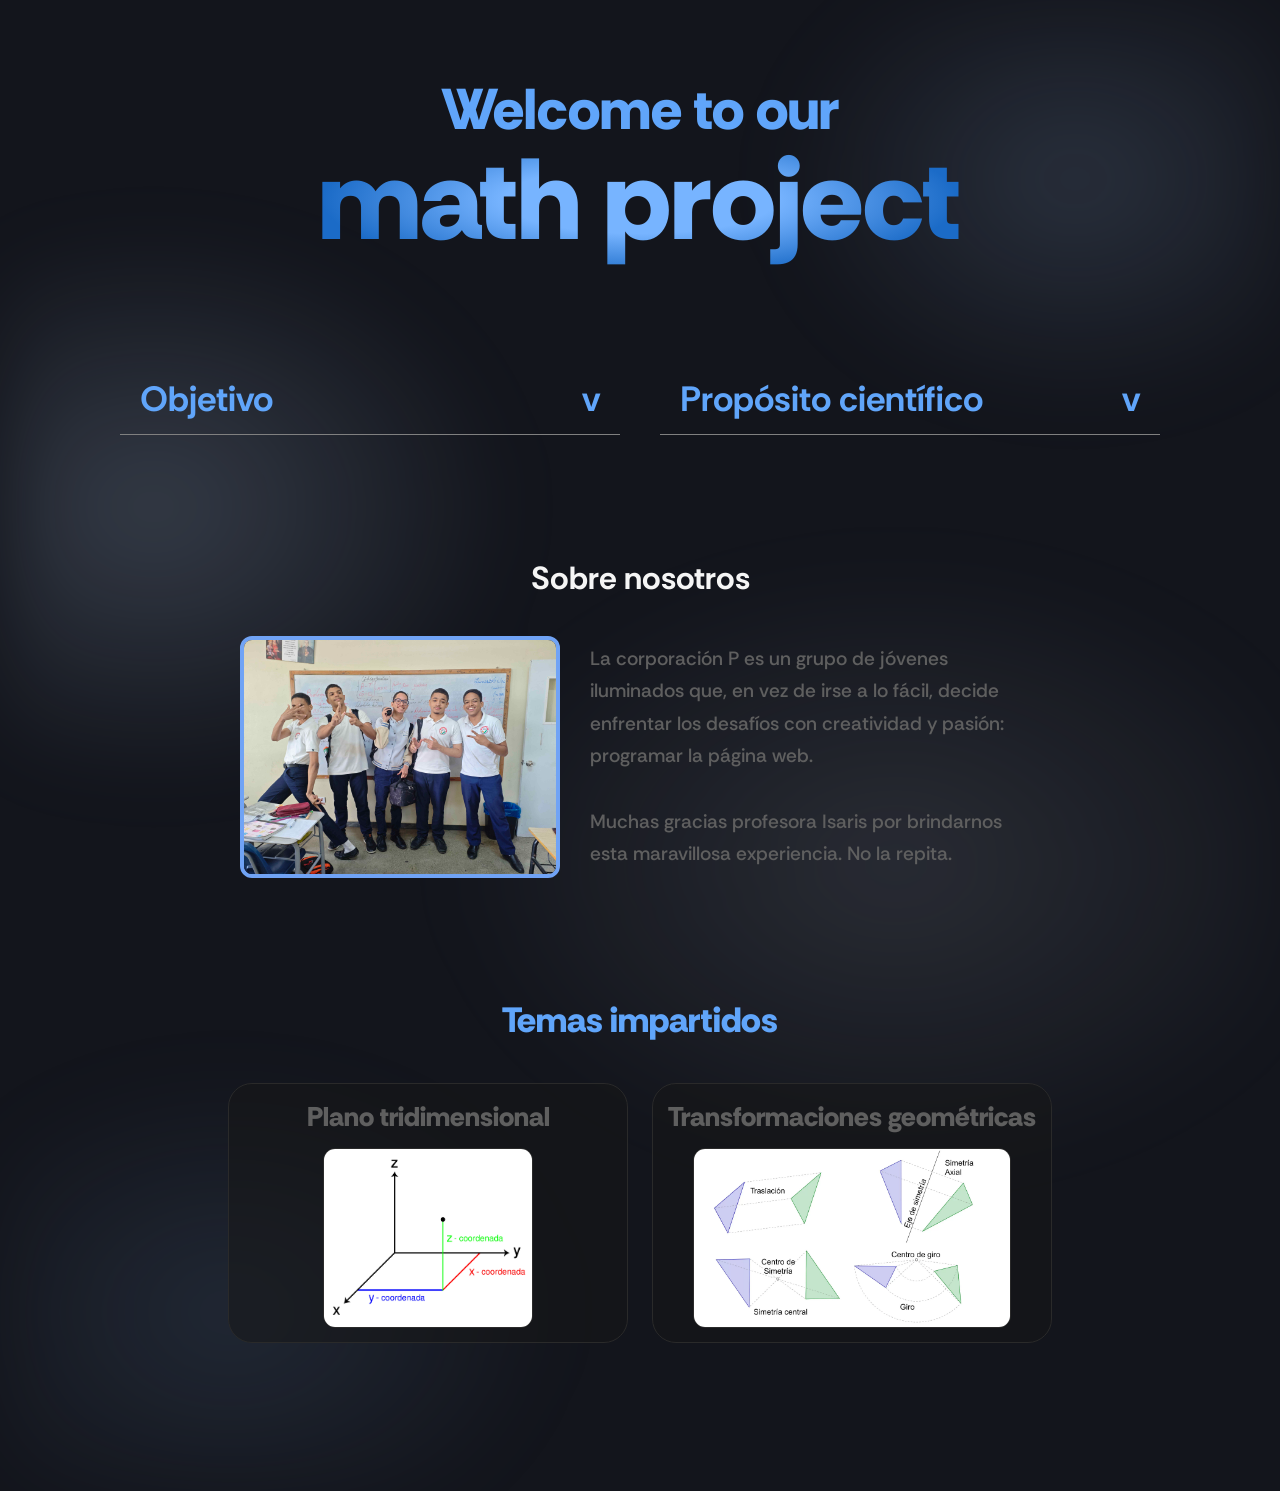
<file: index.html>
<!DOCTYPE html>
<html>

<head>
    <link rel="stylesheet" href="super2.css">
    <link rel="stylesheet" href="super1.css">
    <meta charset="utf-8">
    <title>Inicio</title>
</head>

<body style="font-size: 120%;">
    <div class="hovering-bar">

        <a class="bar-logo" href="index.html" style="font-size: 115%">CP</a>

        <ul class="linkbar">
            <li><a href="Planos.html" style="font-size: 120%">Planos</a></li>
            <li><a href="Transformaciones.html" style="font-size: 120%">Transformaciones</a></li>
        </ul>

        <article class="linkbar-right">
            <a href="suscripcion.html" style="font-size: 80%">Doname porfa</a>
        </article>
    </div>

<section>
    <h1 class="haches fade-up" style="font-size: 300%">Welcome to our<br><span class="half-title" style="font-size: 200%">math project</span></h1>
    
    <div class="dropdown-markup">
        <div class="dropdown-box fade-up">
            <article class="dropdown-heading">
                <h3 class="haches" style="margin: 0;">Objetivo<span>v</span></h3>
            </article>
            <article class="dropdown-text">
                <p class="texto" style="text-align: justify !important;">El objetivo de esta página web es desglosar qué son los elementos matemáticos, tales como el plano tridimensional y las transformaciones geométricas, así como su importancia y el uso de cada uno en el día a día.</p>
            </article>
        </div>
        <div class="dropdown-box fade-up">
            <article class="dropdown-heading">
                <h3 class="haches" style="margin: 0;">Propósito científico<span>v</span></h3>
            </article>
            <article class="dropdown-text">
                <p class="texto" style="text-align: justify !important;">Comprender de manera clara y estructurada los conceptos fundamentales de los elementos geométricos en el plano y en el espacio tridimensional, al igual que las transformaciones geométricas, y analizar su relevancia práctica y sus aplicaciones en la vida cotidiana, a fin de fomentar una comprensión matemática significativa y funcional.</p>
            </article>
        </div>
    </div>

    <div class="about-us fade-up">
        <h2>Sobre nosotros</h2>
        <a href="imagenes/IMG_20260525_134400.jpg" target="_blank">
            <img src="imagenes/IMG_20260525_134400.jpg" class="about-us">
        </a>
        <p class="about-us-text fade-up">La corporación P es un grupo de jóvenes iluminados que, en vez de irse a lo fácil, decide enfrentar los desafíos con creatividad y pasión: programar la página web.<br><br>Muchas gracias profesora Isaris por brindarnos esta maravillosa experiencia. No la repita.</p>
    </div>
</section>

<section>
    <h1 class="haches fade-up">Temas impartidos</h1>
    <div class="topics-grid fade-up" style="margin-bottom: 80px;">
        <article class="topics-card">
            <a href="Planos.html" class="clickable-region"></a>
            <h3>Plano tridimensional</h3>
            <img src="imagenes/Coord_planes_color_es.jpg" class="topics-card"></img>
        </article>
        <article class="topics-card">
            <a href="Transformaciones.html" class="clickable-region"></a>
            <h3>Transformaciones geométricas</h3>
            <img src="imagenes/transformaciones-isomericas.webp" class="topics-card"></img>
        </article>
    </div>
</section>

<div id="anuncio-1">
    <div class="contenedor">
        <img id="miImagen" src="imagenes/imagen20.jpg" alt="propaganda" />
        <button id="equis">&#x2715;</button>
    </div>
</div>

<script src="scrips.js"></script>
</body>

</html>
</file>
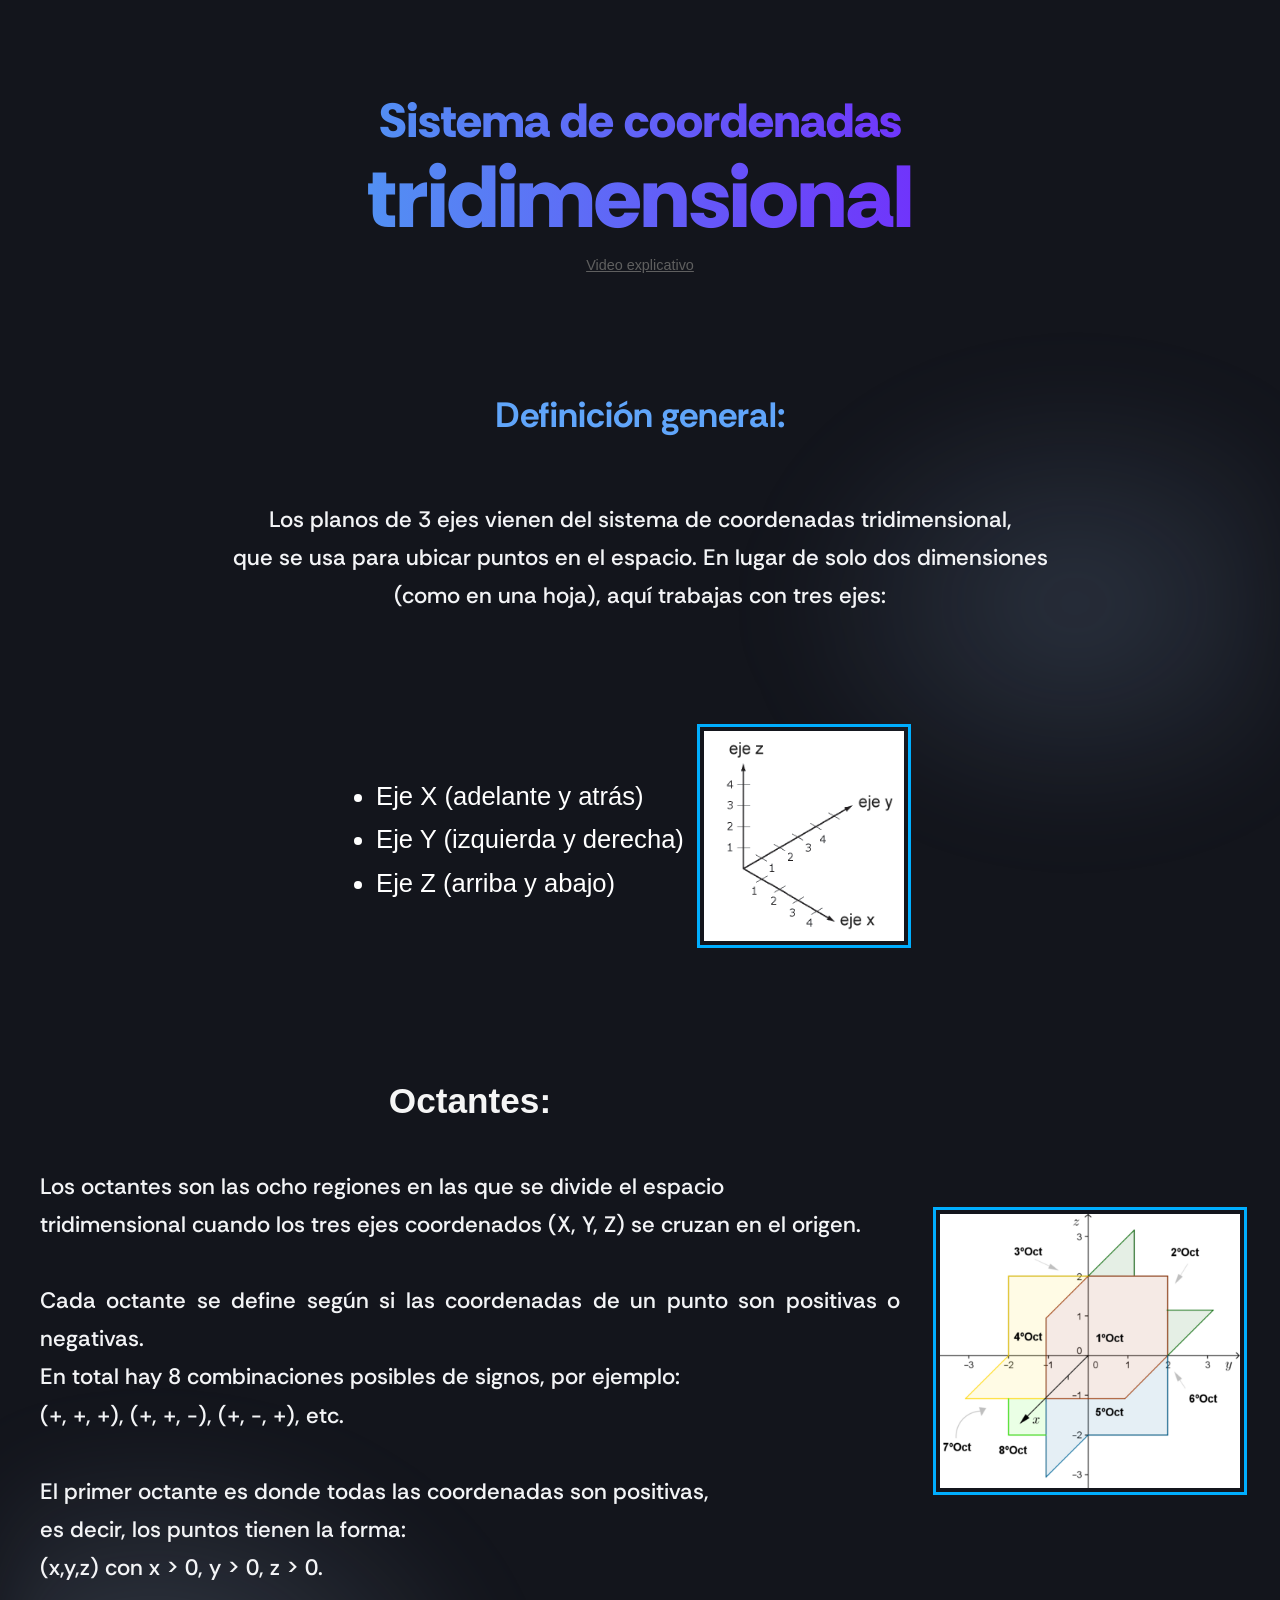
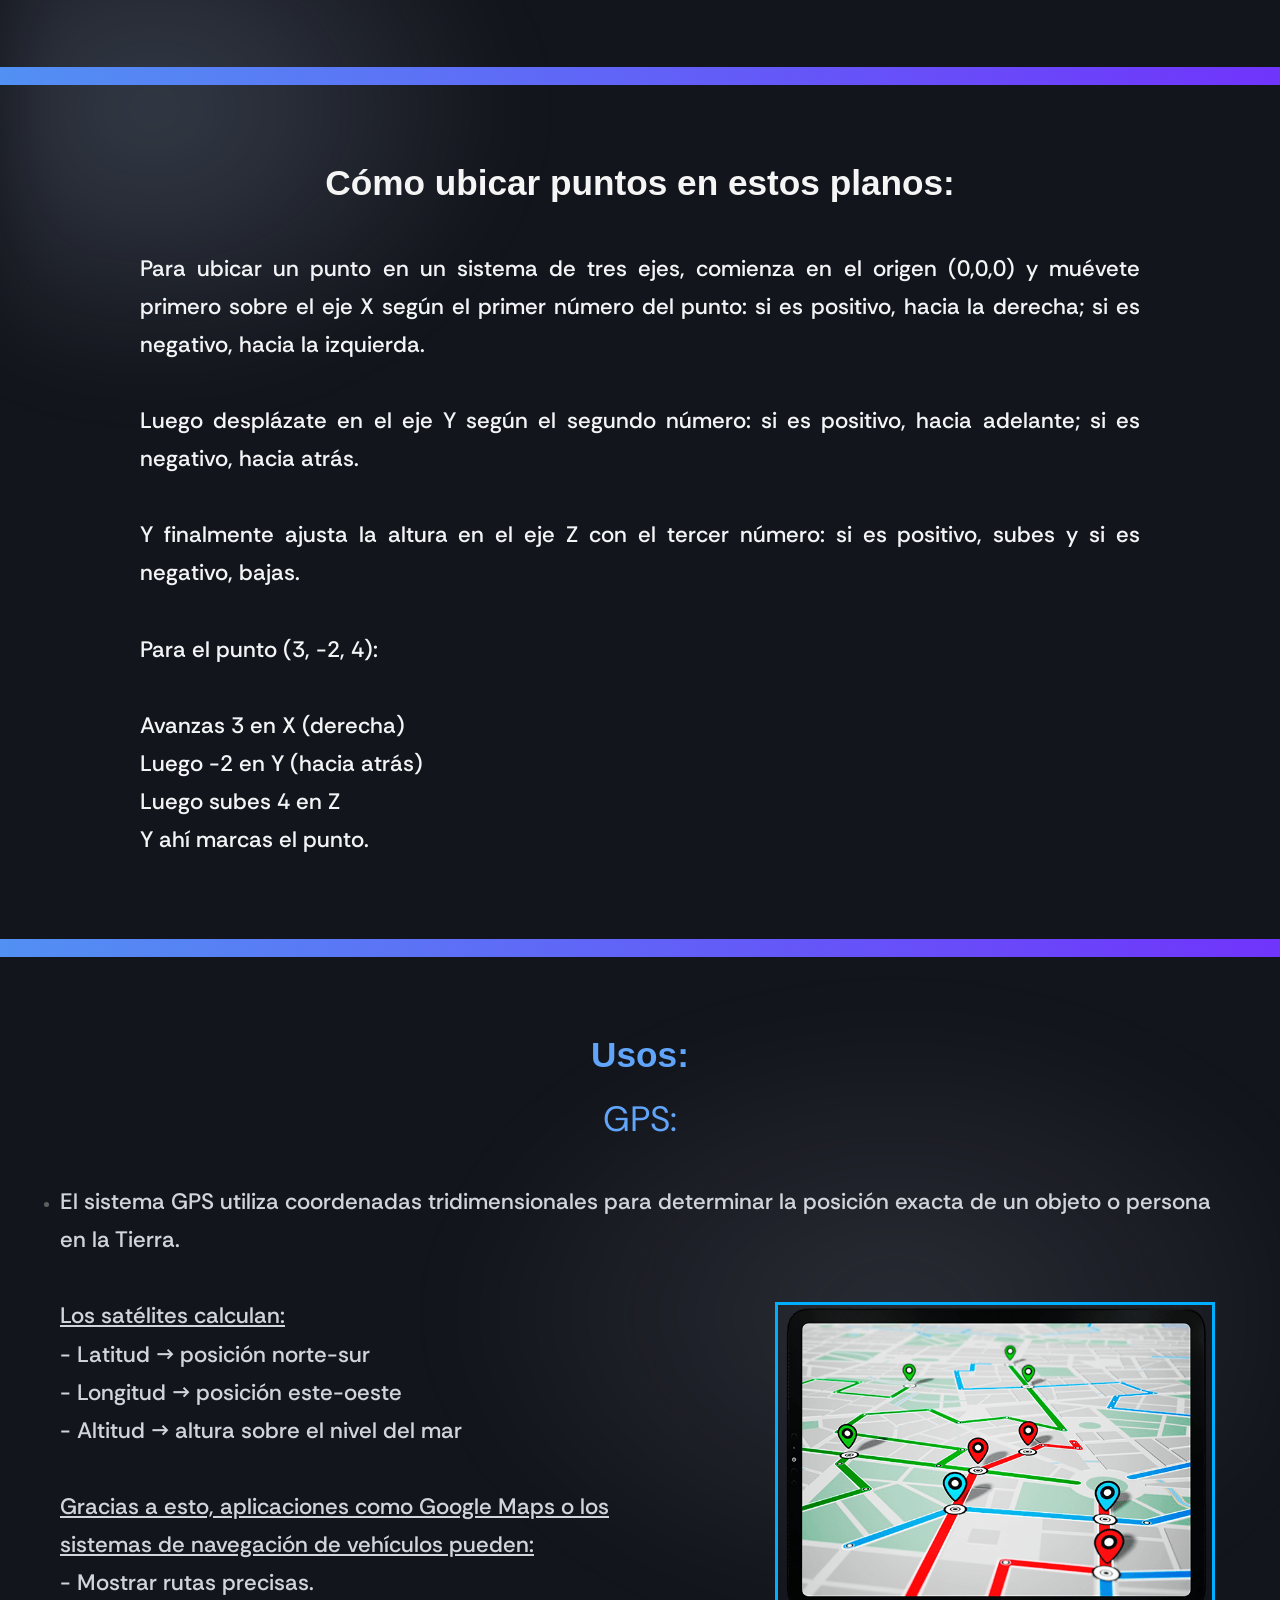
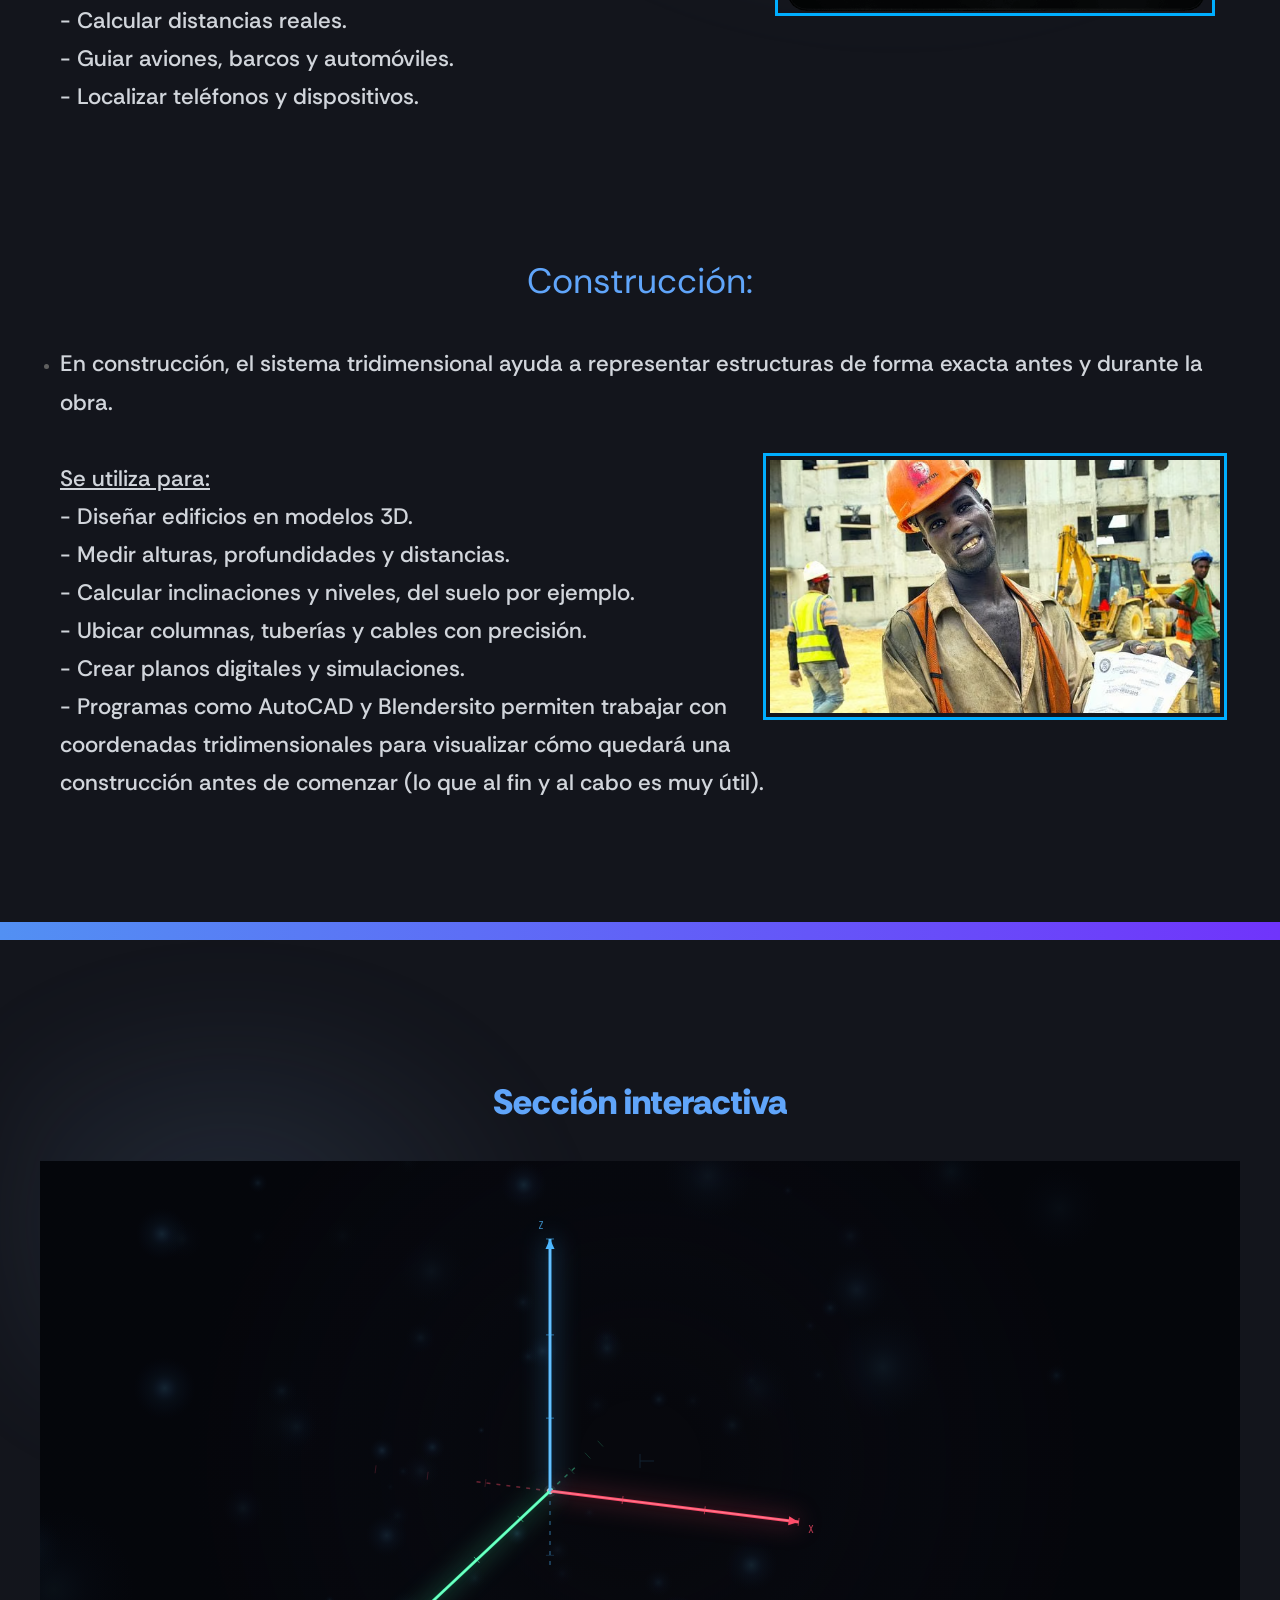
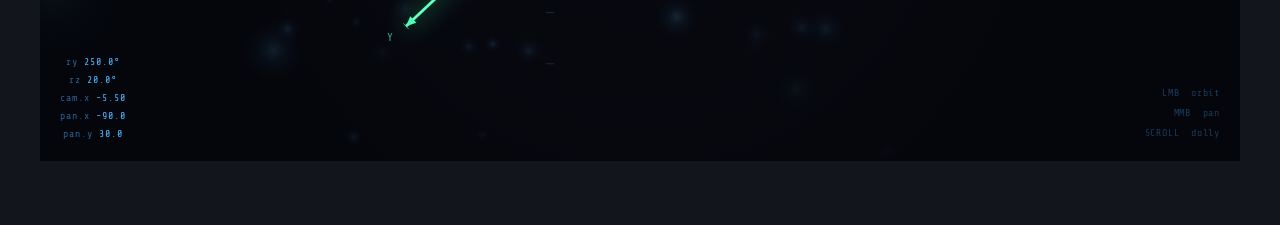
<file: Planos.html>
<!DOCTYPE html>
<html>

<head>
    <link rel="stylesheet" href="super2.css">
    <link rel="stylesheet" href="super1.css">
    <meta charset="utf-8">
    <title>Plano tridimensional</title>
</head>

<body>
    <div class="hovering-bar">

        <a class="bar-logo" href="index.html">CP</a>

        <ul class="linkbar">
            <li><a href="Planos.html">Planos</a></li>
            <li><a href="Transformaciones.html">Transformaciones</a></li>
        </ul>

        <article class="linkbar-right">
            <a href="suscripcion.html">Doname porfa</a>
        </article>
    </div>

    <section>
    <div class="hero">
        <h2 class="degradado-1-T fade-up">Sistema de coordenadas<br><span style="line-height: 0.8; font-size: 5.5rem; padding-bottom: 12px;">tridimensional</span></h2><span><a href="#video-plano" class="fade-up" style="font-size: 0.9rem; color: #5f5f5f;">Video explicativo</a></span>
    </div><br><br>

    <h3 class="haches fade-up">Definición general:</h3> <br>
    <p class="texto fade-up">Los planos de 3 ejes vienen del sistema de coordenadas tridimensional,<br>que se usa para ubicar
        puntos en el espacio.
        En lugar de solo dos dimensiones<br>(como en una hoja), aquí trabajas con tres ejes:<br><br><br>

    <div class="fade-up" style="display: flex; align-items: center; gap: 20px;">
        <ul class="lista">
            <li>Eje X (adelante y atrás)</li>
            <li>Eje Y (izquierda y derecha)</li>
            <li>Eje Z (arriba y abajo)</li>
        </ul>
        <a href="imagenes/imagen8.png" target="_blank">
            <img src="imagenes/imagen8.png" alt="Ejes 3D" class="imagen-boton" style="width: 200px;">
        </a>
    </div>
    </p> <br>

    <br>
    <div class="octantes-row">
        <div class="octantes-text fade-up">
            <h5 class="haches not-index">Octantes:</h5>
            <p class="texto">
                Los octantes son las ocho regiones en las que se divide el espacio<br>
                tridimensional cuando los tres ejes coordenados (X, Y, Z) se cruzan en el origen.<br><br>

                Cada octante se define según si las coordenadas de un punto son positivas o negativas.<br>
                En total hay 8 combinaciones posibles de signos, por ejemplo:<br>
                (+, +, +), (+, +, -), (+, -, +), etc.<br><br>

                El primer octante es donde todas las coordenadas son positivas,<br>
                es decir, los puntos tienen la forma:<br>
                (x,y,z) con x > 0, y > 0, z > 0.
                <br>
            </p>
        </div>
        <a href="imagenes/imagen9.png" class="fade-up" target="_blank">
            <img src="imagenes/imagen9.png" alt="octantes" class="imagen-boton" style="width: 300px;">
        </a>
    </div>

    <hr class="degradado-1">

    <div class="lospuntosenelplano fade-up">
        <h4 class="haches">Cómo ubicar puntos en estos planos:</h4>
        <p class="texto">Para ubicar un punto en un sistema de tres ejes, comienza en el origen (0,0,0) y muévete primero
            sobre el eje X según el primer número del punto: si es positivo, hacia la derecha; si es negativo, hacia la izquierda.<br><br>

            Luego desplázate en el eje Y según el segundo número: si es positivo, hacia adelante; si es negativo, hacia atrás.<br><br>


            Y finalmente ajusta la altura en el eje Z con el tercer número: si es positivo, subes y si es negativo, bajas.<br><br>

            Para el punto (3, -2, 4):<br><br>

            Avanzas 3 en X (derecha)<br>
            Luego -2 en Y (hacia atrás)<br>
            Luego subes 4 en Z<br>
            Y ahí marcas el punto.
        </p>
    </div>

    <hr class="degradado-1">

    <h6 class="haches fade-up">Usos:</h6> <br>
    <p class="haches fade-up" style="font-weight: 400;">GPS:</p>
    <ul class="trans fade-up">
        <li>
            <p class="texto">
                El sistema GPS utiliza coordenadas tridimensionales para determinar la posición exacta de un objeto o
                persona en la Tierra.<br><br>
                <a href="imagenes/imagen18.png" target="_blank">
                    <img src="imagenes/imagen18.png" alt="GPS" class="trans-img trans-item img" style="float: right; width: 450px;">
                </a>
                <span style="text-decoration: underline;">Los satélites calculan:</span><br>
                - Latitud → posición norte-sur<br>
                - Longitud → posición este-oeste<br> 
                - Altitud → altura sobre el nivel del mar<br><br>

                <span style="text-decoration: underline;">Gracias a esto, aplicaciones como Google Maps o los<br>sistemas de navegación de vehículos pueden:</span><br>
                - Mostrar rutas precisas.<br>
                - Calcular distancias reales.<br>
                - Guiar aviones, barcos y automóviles.<br>
                - Localizar teléfonos y dispositivos.<br>
            </p>
        </li>
    </ul> <br>

    <p class="haches fade-up" style="font-weight: 400;">Construcción:</p>
    <ul class="trans fade-up">
        <li>
            <p class="texto">
                En construcción, el sistema tridimensional ayuda a representar estructuras de forma exacta antes y
                durante la obra.<br><br>

                <a href="imagenes/imagen19.png" target="_blank">
                    <img src="imagenes/imagen19.png" alt="construcción" class="trans-img trans-item img" style="float: right; width: 450px; outline-offset: 4px;">
                </a>
                <span style="text-decoration: underline;">Se utiliza para:</span><br>
                - Diseñar edificios en modelos 3D.<br>
                - Medir alturas, profundidades y distancias.<br>
                - Calcular inclinaciones y niveles, del suelo por ejemplo.<br>
                - Ubicar columnas, tuberías y cables con precisión.<br>
                - Crear planos digitales y simulaciones.<br>
                - Programas como AutoCAD y Blendersito permiten trabajar con coordenadas tridimensionales para visualizar cómo quedará una<br>
                construcción antes de comenzar (lo que al fin y al cabo es muy útil).
            </p>
        </li>
    </ul>

    <div id="video-overlay"></div>
    <div id="backdrop-overlay"></div>

    <div id="video-plano">
        <iframe src="https://www.youtube.com/embed/2VAxt3BI7U4" title="YouTube video player" frameborder="0" allow="accelerometer; autoplay; clipboard-write; encrypted-media; gyroscope; picture-in-picture; web-share" referrerpolicy="strict-origin-when-cross-origin" allowfullscreen></iframe>
    </div>

<hr class="degradado-1">
</section>

<section>
    <div><h2 class="haches fade-up">Sección interactiva</h2></div>
    <div class="fade-up" id="3dspace-mount" style="width: 100%; height: 600px;"></div>
    <script src="3dspace.js"></script>
</section>

<div id="anuncio-1">
    <div class="contenedor">
        <img id="miImagen" src="imagenes/imagen20.jpg" alt="propaganda" />
        <button id="equis">&#x2715;</button>
    </div>
</div>

<script src="scrips.js"></script>
</body>

</html>
</file>
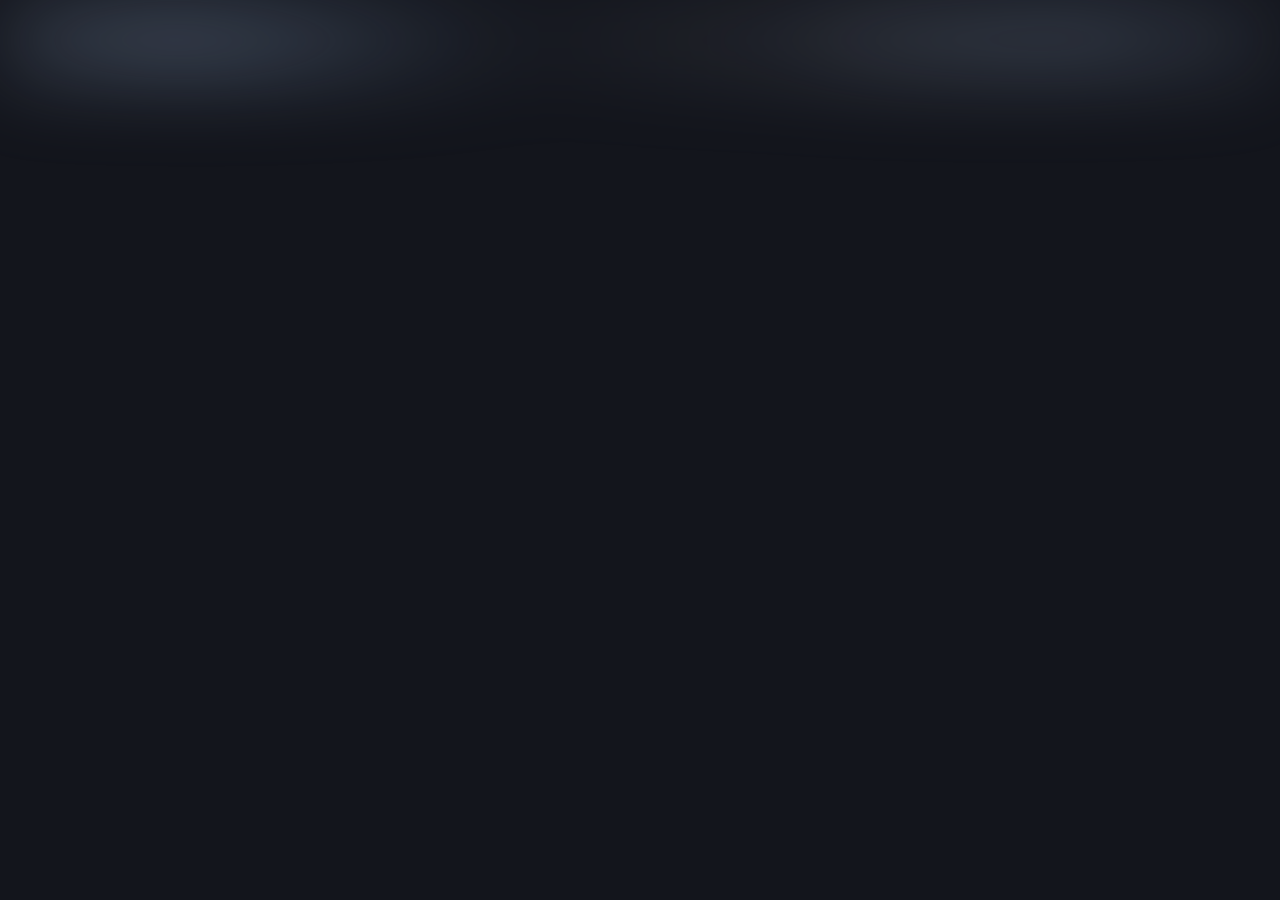
<file: suscripcion.html>
<!DOCTYPE html>
<html>

<head>
    <link rel="stylesheet" href="super2.css">
    <link rel="stylesheet" href="super1.css">
    <title>Tengo hambre</title>
    <meta charset="utf-8" />
</head>

<body>
    <div class="hovering-bar">

        <a class="bar-logo" href="index.html">CP</a>

        <ul class="linkbar">
            <li><a href="Planos.html">Planos</a></li>
            <li><a href="Transformaciones.html">Transformaciones</a></li>
        </ul>

        <article class="linkbar-right">
            <a href="suscripcion.html">Doname porfa</a>
        </article>
    </div>

    <div id="anuncio-1">
        <div class="contenedor">
            <img id="miImagen" src="imagenes/imagen20.jpg" alt="propaganda" />
            <button id="equis">&#x2715;</button>
        </div>
    </div>

    <script src="scrips.js"></script>
</body>

</html>
</file>
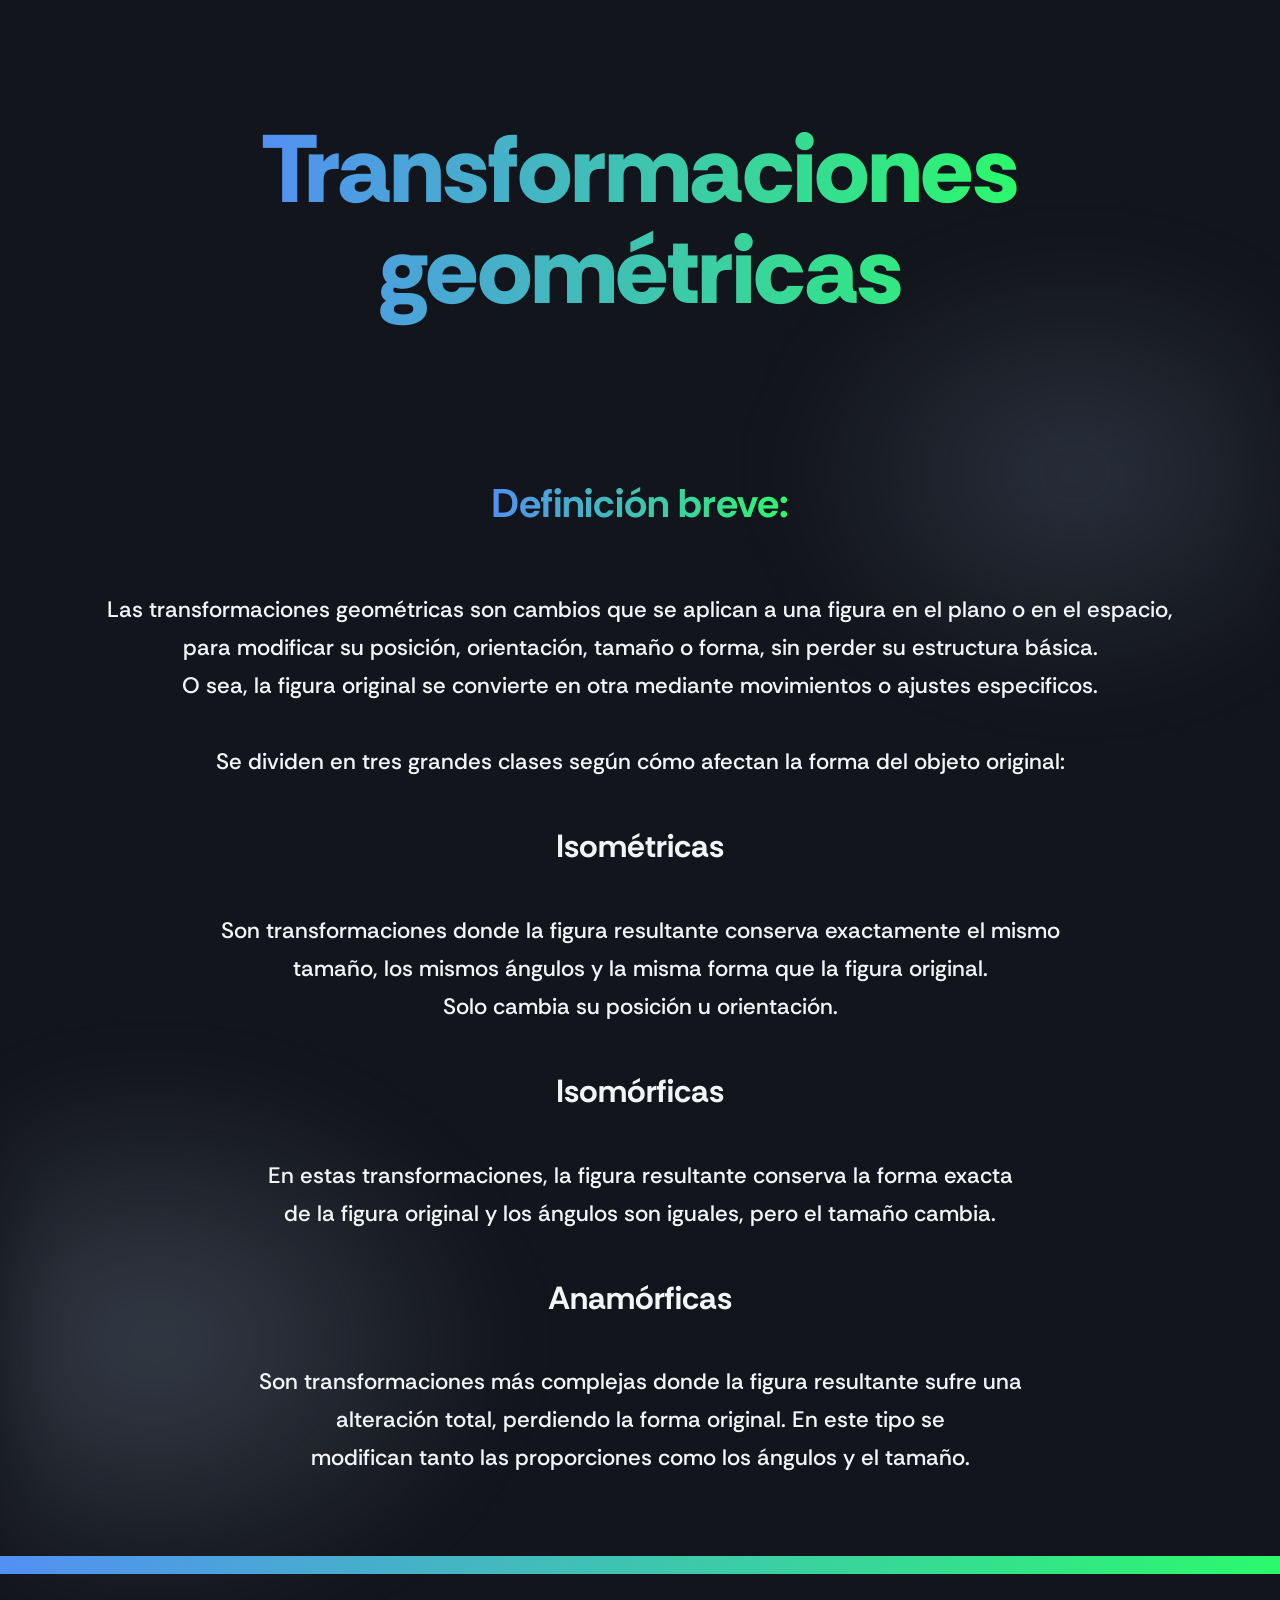
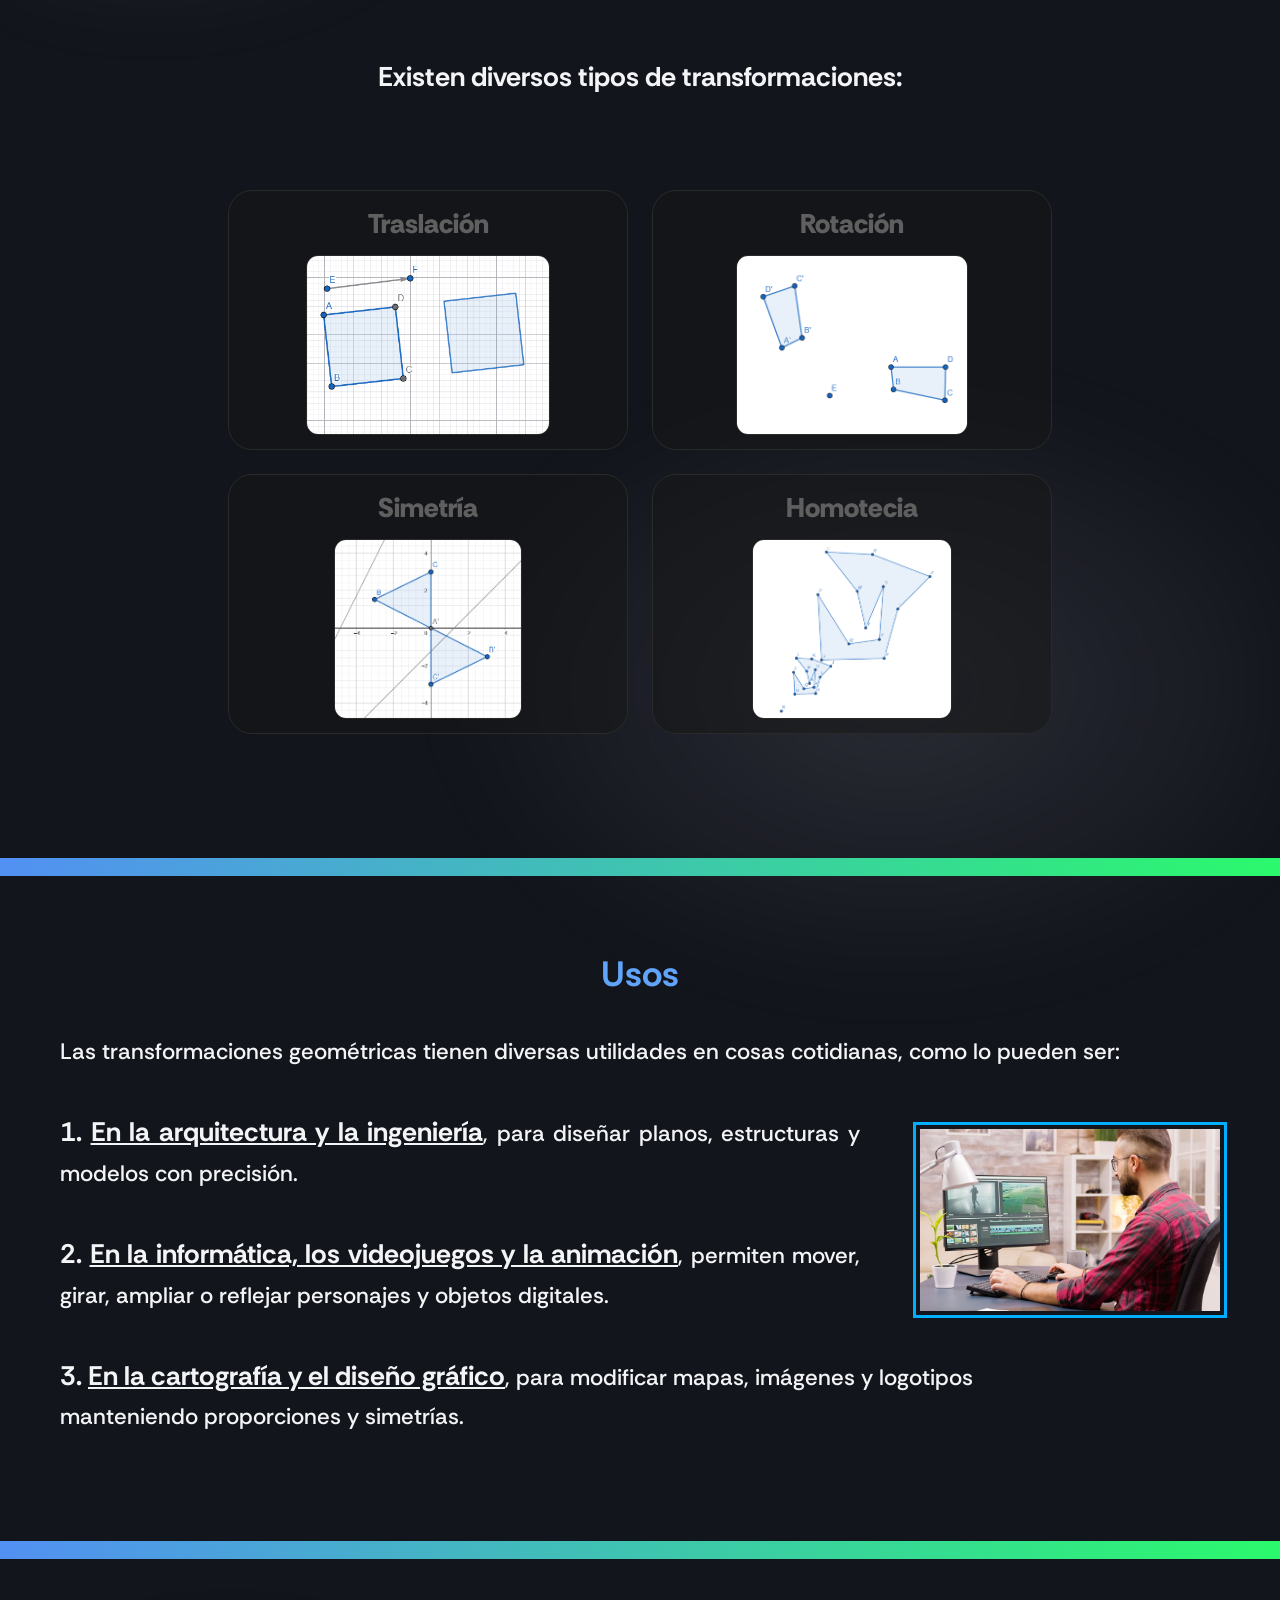
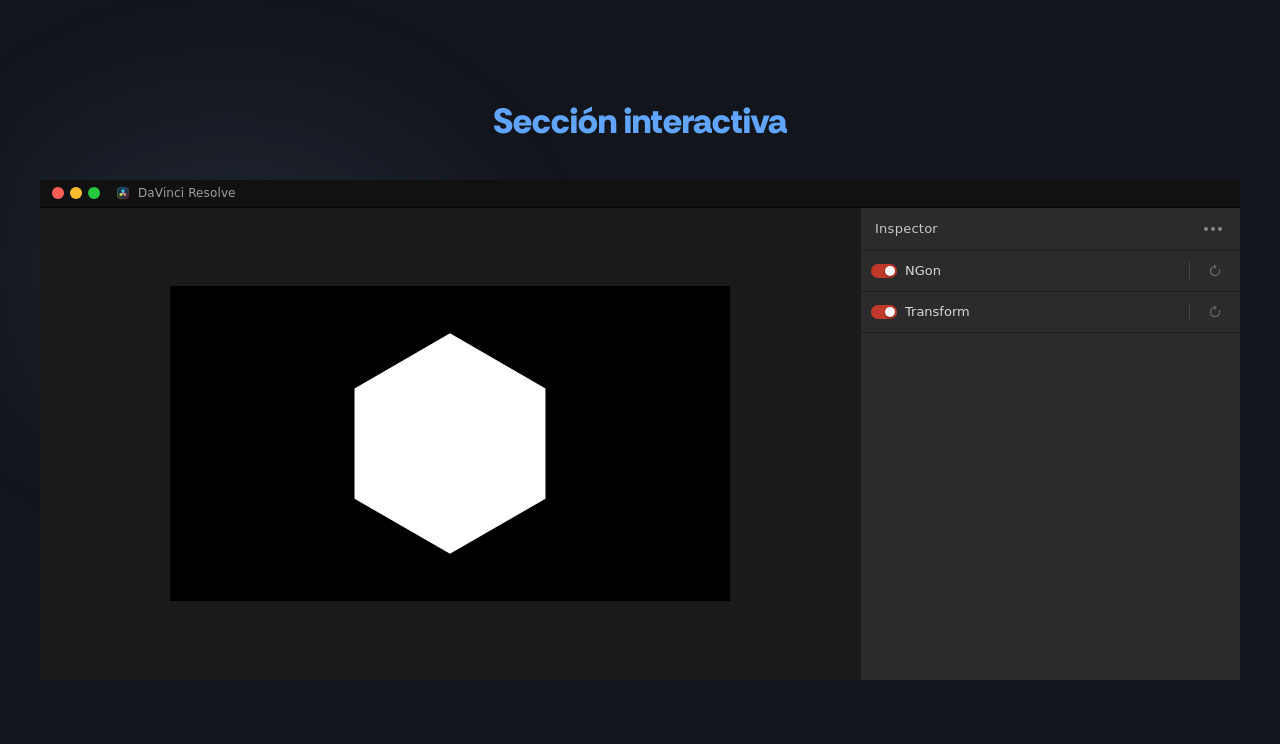
<file: Transformaciones.html>
<!DOCTYPE html>
<html>

<head>
    <link rel="stylesheet" href="super2.css">
    <link rel="stylesheet" href="super1.css">
    <meta charset="utf-8">
    <title>Transformaciones geométricas</title>
</head>

<body>
    <div class="hovering-bar">

        <a class="bar-logo" href="index.html">CP</a>

        <ul class="linkbar">
            <li><a href="Planos.html">Planos</a></li>
            <li><a href="Transformaciones.html">Transformaciones</a></li>
        </ul>

        <article class="linkbar-right">
            <a href="suscripcion.html">Doname porfa</a>
        </article>
    </div>

    <section>
        <h1 class="degradado-2-T fade-up" style="margin-top: 40px;">Transformaciones<br>geométricas</h1>
        <h3 class="degradado-2-T fade-up" style="font-size: 40px; padding-bottom: 0;">Definición breve:</h3><br>
        <p class="texto fade-up">
            Las transformaciones geométricas son cambios que se aplican a una figura en el plano o en el espacio,<br>
            para modificar su posición, orientación, tamaño o forma, sin perder su estructura básica.<br>
            O sea, la figura original se convierte en otra mediante movimientos o ajustes especificos.<br><br>

            Se dividen en tres grandes clases según cómo afectan la forma del objeto original:<br><br>

            <span style="font-weight: bold; font-size: 2rem; text-align: center;">Isométricas</span><br><br>

            Son transformaciones donde la figura resultante conserva exactamente el mismo<br>
            tamaño, los mismos ángulos y la misma forma que la figura original.<br>
            Solo cambia su posición u orientación.<br><br>

            <span style="font-weight: bold; font-size: 2rem; text-align: center;">Isomórficas</span><br><br>

            En estas transformaciones, la figura resultante conserva la forma exacta<br>
            de la figura original y los ángulos son iguales, pero el tamaño cambia.<br><br>

            <span style="font-weight: bold; font-size: 2rem; text-align: center;">Anamórficas</span><br><br>

            Son transformaciones más complejas donde la figura resultante sufre una<br>
            alteración total, perdiendo la forma original. En este tipo se<br>
            modifican tanto las proporciones como los ángulos y el tamaño.<br><br>
        </p>

        <hr class="degradado-2">

        <p class="texto fade-up" style="font-weight: bold; font-size: 1.7rem; text-align: center;">
            Existen diversos tipos de transformaciones:<br><br></p>

        <div class="topics-grid fade-up">
            <article class="topics-card">
                <a href="#traslacion" class="clickable-region"></a>
                <h3>Traslación</h3>
                <img src="imagenes/imagen12.png" class="topics-card"></img>
            </article>
            <article class="topics-card">
                <a href="#rotacion" class="clickable-region"></a>
                <h3>Rotación</h3>
                <img src="imagenes/imagen21.png" class="topics-card"></img>
            </article>
            <article class="topics-card">
                <a href="#simetria" class="clickable-region"></a>
                <h3>Simetría</h3>
                <img src="imagenes/imagen13.png" class="topics-card"></img>
            </article>
            <article class="topics-card">
                <a href="#homotecia" class="clickable-region"></a>
                <h3>Homotecia</h3>
                <img src="imagenes/imagen22.png" class="topics-card"></img>
            </article>
        </div>

        <div id="traslacion" class="massive-popup">
            <h4 class="haches" style="padding-bottom: 12px;">Traslación</h4><span><a href="#video-traslacion" style="font-size: 0.9rem; color: #5f5f5f;">Video explicativo</a></span><br><br>
            <p class="texto" style="text-align: justify !important; align-items: justify !important;">
                La traslación geométrica es un movimiento que consiste en desplazar una figura<br>
                de un lugar a otro sin cambiar su forma, tamaño ni orientación.<br><br>

                Es decir, todos los puntos de la figura se mueven<br>
                <a href="imagenes/imagen24.png" target="_blank">
                    <img src="imagenes/imagen24.png" class="imagen-boton" style="float: right; width: 300px; margin-left: 60px;">
                </a>
                la misma distancia y en la misma dirección.<br><br>

                Este desplazamiento está determinado por un<br>
                vector guía, también llamado vector de<br>
                traslación. Este vector indica tanto la distancia<br>
                como la dirección en la que se mueve la figura.<br><br>

                <span style="text-decoration: underline">Los elementos principales de un vector guía son:</span><br><br>

                - Módulo: la longitud o distancia que se desplaza la figura.<br>
                - Dirección: determinada por la recta que pasa entre el vector.<br>
                - Sentido: es la orientación a la que está dirigido el vector en la recta.<br><br>

                Por ejemplo, cuando deslizas una imagen en una computadora o mueves una ficha<br>
                sobre una mesa, estás realizando una traslación.
            </p>
        </div>

        <div id="rotacion" class="massive-popup">
            <h4 class="haches" style="padding-bottom: 12px;">Rotación</h4><span><a href="#video-rotacion" style="font-size: 0.9rem; color: #5f5f5f;">Video explicativo</a></span><br><br>
            <p class="texto" style="text-align: justify !important; align-items: justify !important;">
                La rotación geométrica es un movimiento en el que una figura gira<br>
                alrededor de un punto fijo llamado centro de rotación.<br><br>

                <a href="imagenes/imagen23.jpg" target="_blank">
                    <img src="imagenes/imagen23.jpg" class="imagen-boton" style="float: right; width: 250px; margin-left: 60px;">
                </a>
                Durante este giro, la figura mantiene su forma<br>
                y tamaño, pero cambia de orientación.<br><br>

                El ángulo de rotación determina cuánto gira<br>
                la figura, y puede ser en sentido horario o antihorario.<br><br>

                Un ejemplo sencillo es el movimiento de las aspas<br>
                de un ventilador o las manecillas de un reloj.<br><br>
            </p>
            <article>
                <h4 class="haches" style="color: whitesmoke; padding-bottom: 40px;">Rotaciones notables en el plano</h4>
                <table class="transformaciones-table">
                    <tbody>
                        <tr>
                            <th>Ángulo</th>
                            <td>90°<br>-270°</td>
                            <td>180°<br>-180°</td>
                            <td>270°<br>-90°</td>
                        </tr>
                        <tr>
                            <th>Punto</th>
                            <td>(-y, x)</td>
                            <td>(-x, -y)</td>
                            <td>(y, -x)</td>
                        </tr>
                    </tbody>
                </table>
            </article>
        </div>

        <div id="simetria" class="massive-popup">
            <h4 class="haches" style="padding-bottom: 20px">Simetría</h4><br>
            <p class="texto" style="text-align: justify !important; align-items: justify !important; max-width: 960px;">
                La <span><a href="#video-simetria-axial" class="texto" style="text-decoration: underline; font-weight: bold; color: #909090">simetría axial</a></span> es una transformación geométrica<br>
                <a href="imagenes/imagen25.jpg" target="_blank">
                    <img src="imagenes/imagen25.jpg" class="imagen-boton" style="float: right; width: 280px; margin-left: 60px;">
                </a>
                en la que una figura se refleja respecto a una línea<br>
                llamada eje de simetría.<br><br>

                Ambas partes quedan como imágenes en espejo.<br>
                Un ejemplo común son las alas de una mariposa<br>
                o el reflejo de un objeto en el agua.</p><br><br>

                <article style="margin-bottom: 80px">
                    <h4 class="haches" style="color: whitesmoke; padding-bottom: 40px; text-align: center !important;">Reflejos comunes</h4>
                    <table class="transformaciones-table">
                        <tbody>
                            <tr>
                                <td>Respecto al eje x</td>
                                <td>Respecto al eje y</td>
                                <td>Respecto a la recta<br>y = x</td>
                                <td>Respecto a la recta<br>y = -x</td>
                            </tr>
                            <tr>
                                <td>(x, -y)</td>
                                <td>(-x, y)</td>
                                <td>(y, x)</td>
                                <td>(-y, -x)</td>
                            </tr>
                        </tbody>
                    </table>
                </article>
                
                <p class="texto" style="text-align: justify !important; align-items: justify !important; max-width: 960px;">
                <a href="imagenes/imagen26.jpg" target="_blank">
                    <img src="imagenes/imagen26.jpg" class="imagen-boton" style="float: left; width: 300px; height: 200px; margin: 60px 60px 100px 0;">
                </a>
                También tenemos la <span><a href="#video-simetria-central" class="texto" style="text-decoration: underline; font-weight: bold; color: #909090">simetría central</a></span>, que ocurre cuando<br>
                una figura se transforma tomando como referencia<br>
                un punto central.<br><br>
                
                Cada punto de la figura se ubica al lado opuesto<br>
                del centro, manteniendo la misma distancia. Es como<br>
                girar una figura 180°.<br><br>

                Un ejemplo puede verse en algunos diseños de mosaicos o señales.
            </p>
        </div>

        <div id="homotecia" class="massive-popup">
            <h4 class="haches" style="padding-bottom: 12px;">Homotecia</h4><span><a href="#video-homotecia" style="font-size: 0.9rem; color: #5f5f5f;">Video explicativo</a></span><br><br>
            <p class="texto" style="text-align: justify !important;">
                La homotecia es una transformación geométrica que cambia el tamaño de una<br>
                figura, aumentándola (|k| > 1) o reduciéndola (|k| < 1),<br>
                pero conservando su forma.
                <a href="imagenes/imagen28.jpg" target="_blank">
                    <img src="imagenes/imagen28.jpg" class="imagen-boton" style="float: right; width: 300px; margin: 40px 0">
                </a>
                Esto se realiza<br>
                tomando como referencia un punto<br>
                fijo llamado centro de homotecia.<br><br>

                La homotecia directa ocurre cuando la<br>
                figura mantiene la misma orientación que<br>
                la original. Esto sucede cuando el factor<br>
                de escala es positivo (k > 0). Por ejemplo,<br>
                ampliar una fotografía sin voltearla.<br><br>

                La homotecia inversa ocurre cuando la figura cambia de orientación, quedando<br>
                invertida respecto al centro. Esto sucede cuando el factor de escala es<br>
                negativo (k < 0).
            </p>
        </div>

        <div id="video-traslacion">
            <iframe width="560" height="315" src="https://www.youtube.com/embed/kYqJiQZg3mQ" title="YouTube video player" frameborder="0" allow="accelerometer; autoplay; clipboard-write; encrypted-media; gyroscope; picture-in-picture; web-share" referrerpolicy="strict-origin-when-cross-origin" allowfullscreen></iframe>
        </div>

        <div id="video-rotacion">
            <iframe width="560" height="315" src="https://www.youtube.com/embed/4Y_9INjel2Q" title="YouTube video player" frameborder="0" allow="accelerometer; autoplay; clipboard-write; encrypted-media; gyroscope; picture-in-picture; web-share" referrerpolicy="strict-origin-when-cross-origin" allowfullscreen></iframe>
        </div>

        <div id="video-simetria-axial">
            <iframe width="560" height="315" src="https://www.youtube.com/embed/uAmhM4TsMZY" title="YouTube video player" frameborder="0" allow="accelerometer; autoplay; clipboard-write; encrypted-media; gyroscope; picture-in-picture; web-share" referrerpolicy="strict-origin-when-cross-origin" allowfullscreen></iframe>
        </div>

        <div id="video-simetria-central">
            <iframe width="560" height="315" src="https://www.youtube.com/embed/qJnOLWc5I9w" title="YouTube video player" frameborder="0" allow="accelerometer; autoplay; clipboard-write; encrypted-media; gyroscope; picture-in-picture; web-share" referrerpolicy="strict-origin-when-cross-origin" allowfullscreen></iframe>
        </div>

        <div id="video-homotecia">
            <iframe width="560" height="315" src="https://www.youtube.com/embed/FIdpQ0ZwD1I" title="YouTube video player" frameborder="0" allow="accelerometer; autoplay; clipboard-write; encrypted-media; gyroscope; picture-in-picture; web-share" referrerpolicy="strict-origin-when-cross-origin" allowfullscreen></iframe>
        </div>

        <hr class="degradado-2">

        <section>
            <h3 class="haches fade-up">Usos</h3>
            <p class="texto fade-up" style="text-align: justify !important;">
                Las transformaciones geométricas tienen diversas utilidades en cosas cotidianas, como lo pueden ser:<br><br>

                <a href="imagenes/imagen27.jpg" target="_blank">
                    <img src="imagenes/imagen27.jpg" class="imagen-boton" style="float: right; width: 300px; margin: 20px 0 0 60px;">
                </a>
                <span style="font-size: larger; font-weight: 700;">1. <span style="text-decoration: underline;">En la arquitectura y la ingeniería</span></span>, para diseñar planos, estructuras y modelos con precisión.<br><br>

                <span style="font-size: larger; font-weight: 700;">2. <span style="text-decoration: underline;">En la informática, los videojuegos y la animación</span></span>, permiten mover, girar, ampliar o reflejar personajes y objetos digitales.<br><br>

                <span style="font-size: larger; font-weight: 700;">3. <span style="text-decoration: underline;">En la cartografía y el diseño gráfico</span></span>, para modificar mapas, imágenes y logotipos<br>
                manteniendo proporciones y simetrías.
            </p>
        </section>

        <hr class="degradado-2">
    </section>

    <section class="fade-up">
        <div>
            <h2 class="haches">Sección interactiva</h2>
        </div>
        <div id="davinciresolve-mount" style="width: 100%; height: 500px;"></div>
        <script src="davinciresolve.js"></script>
    </section>

    <div id="video-overlay"></div>
    <div id="backdrop-overlay"></div>

    <div id="anuncio-1">
        <div class="contenedor">
            <img id="miImagen" src="imagenes/imagen20.jpg" alt="propaganda" />
            <button id="equis">&#x2715;</button>
        </div>
    </div>

    <script src="scrips.js"></script>
</body>

</html>
</file>
<file: super2.css>
/* Decoracion de la pagina */

@import url('https://fonts.googleapis.com/css2?family=Rethink+Sans:ital,wght@0,400..800;1,400..800&display=swap');

/* <-- alinear texto */
h1,
h2,
h3,
p,
body {
    font-family: 'Rethink Sans', sans-serif;
    text-decoration: wavy;
    text-align: center !important;
    margin-bottom: 40px;
}

.lista {
    font-size: 1.6rem;
    text-decoration: none;
    color: #ffffff;
    text-align: start;
}

/* <-- tamaño del texto */
.hero h1,
.hero h2 {
    font-size: 3rem;
}

/* añadir margen */
body {
    margin: 0 40px;
    padding-top: 80px;
}

.haches {
    font-size: 2.2rem;
    color: rgb(96, 165, 250);
    text-align: left;
    line-height: 1.05;
}

.half-title {
    font-size: 4.7rem;
    padding-top: 4px;
    padding-bottom: 4px;
    background: radial-gradient(rgb(119, 180, 255) 30%, rgb(27, 107, 199) 70%);
    background-clip: text;
    color: transparent;
}

.hovering-bar {
    display: flex;
    align-items: center;
    justify-content: space-between;
    height: 14%;
    padding: 0 80px;
    width: 100%;
    position: fixed;
    top: 0;
    left: 0;
    z-index: 999;
    transform: translateY(-100%);
    background: rgba(51, 51, 61, 0.5);
    transition: all 0.3s ease;
    backdrop-filter: blur(8px);
}

.hovering-bar:before {
    content: "";
    position: absolute;
    bottom: -45px;
    width: 100%;
    height: 45px;
}

.hovering-bar:hover {
    transform: translateY(0);
}

.bar-logo {
    display: inline-block;
    background: #d4d3eb;
    border-radius: 8px;
    color: #53aa40;
    font-weight: 900;
    font-size: 140%;
    padding: 4px 12px;
    text-decoration: none;
}

.linkbar {
    display: flex;
    list-style: none;
    gap: 0;
    margin: 0;
    padding: 0;
}

.linkbar a {
    display: block;
    padding: 0 12px;
    font-weight: 700;
    font-size: 150%;
    letter-spacing: 1.5px;
    text-transform: uppercase;
    color: #111;
    text-decoration: none;
    line-height: 50px;
}

.linkbar a:hover {
    opacity: 0.5;
}

.linkbar-right {
    display: flex;
    align-items: center;
    gap: 16px;
    font-weight: 700;
    font-size: 150%;
    letter-spacing: 1.5px;
    text-transform: uppercase;
}

.linkbar-right a {
    text-decoration: none;
}

.about-us {
    display: flex;
    flex-wrap: wrap;
    align-items: center;
    gap: 30px;
    width: 800px;
    margin-bottom: 60px;
}

.about-us img {
    display: block;
    width: 320px;
    height: auto;
    border: 4px solid rgb(112, 163, 245);
    border-radius: 12px;
    flex-shrink: 0;
    margin: 0 !important;
    transition: transform 0.2s ease;
    cursor: pointer;
}

.about-us img:hover {
    transform: scale(1.07);
}

.about-us-text {
    display: block;
    width: auto;
    margin: 0 !important;
    flex: 1;
    overflow-wrap: break-word;
    text-align: start !important;
}

.about-us h2 {
    display: block;
    width: 100%;
    margin-bottom: 0 !important;
    align-items: center;
    text-align: center;
    font-weight: 700;
    font-size: 2rem;
    color: whitesmoke
}

.topics-grid {
    display: grid;
    grid-template-columns: repeat(2, minmax(0, 1fr));
    max-width: 1100px;
    gap: 16px;
    margin-bottom: 120px;
    align-items: center;
    justify-content: center;
}

.topics-card {
    display: flex;
    flex-direction: column;
    align-items: center;
    justify-content: center;
    background: rgba(23, 23, 23, 0.5);
    border: 1px solid rgb(42, 42, 42);
    border-radius: 24px;
    margin: 4px;
    width: 400px;
    height: 260px;
    transition: all 0.3s ease;
    backdrop-filter: blur(6px);
}

.topics-card h3 {
    font-weight: 800;
    font-size: 1.7rem;
    text-align: center;
    margin: 0;
}

.topics-card p {
    font-size: 1.2rem;
    text-align: center;
    justify-content: center;
}

.topics-card img {
    margin-top: 8px;
    width: auto;
    height: 180px;
    object-fit: cover;
    border-radius: 12px;
}

.topics-card:hover {
    transform: translateY(-6px);
    border-color: rgba(112, 163, 245, 0.5);
}

.topics-grid:has(.topics-card:nth-child(n+3):hover) .topics-card:nth-child(-n+2) {
    transform: translateY(-6px);
}

.lospuntosenelplano {
    max-width: 1000px;
    margin-bottom: 40px;
}

.lospuntosenelplano .haches {
    margin-bottom: 48px;
    color: whitesmoke;
    text-align: center;
}

.lospuntosenelplano .texto {
    text-align: justify !important;
}

.clickable-region {
    position: absolute;
    top: 0;
    left: 0;
    width: 100%;
    height: 100%;
    z-index: 8;
    cursor: pointer;
}

.massive-popup {
    position: fixed;
    top: 50%;
    left: 50%;
    width: 90%;
    height: 90%;
    background: #13151c !important;
    background-repeat: no-repeat;
    z-index: 1998;
    display: flex;
    flex-direction: column;
    justify-content: flex-start;
    align-items: center;
    overflow-y: auto;
    border-radius: 32px;
    border: 2px solid rgba(65, 72, 79, 0.5);
    padding: 40px;
    opacity: 0;
    visibility: hidden;
    transform: translate(-50%, -50%) scale(0);
    transition: all 0.3s ease;
}

.massive-popup.is-visible {
    opacity: 1;
    visibility: visible;
    transform: translate(-50%, -50%) scale(1);
}

.massive-popup::before {
    content: '';
    inset: 0;
    position: absolute;
    background:
        radial-gradient(ellipse 520px 400px at 12% 34%, rgba(176, 199, 230, 0.22), transparent 70%),
        radial-gradient(ellipse 420px 320px at 84% 12%, rgba(145, 174, 215, 0.18), transparent 72%),
        radial-gradient(ellipse 620px 420px at 70% 58%, rgba(205, 216, 232, 0.12), transparent 74%),
        radial-gradient(ellipse 460px 340px at 18% 88%, rgba(111, 145, 188, 0.16), transparent 72%);
    background-repeat: no-repeat;
    filter: blur(40px);
    z-index: -1;
}

#backdrop-overlay {
    position: fixed;
    top: 0;
    left: 0;
    width: 100%;
    height: 100%;
    backdrop-filter: blur(12px) brightness(0.7);
    z-index: 1997;
    opacity: 0;
    visibility: hidden;
    transition: all 0.3s ease;
}

#backdrop-overlay.is-visible {
    opacity: 1;
    visibility: visible;
}

#video-overlay {
    position: fixed;
    top: 0;
    left: 0;
    width: 100%;
    height: 100%;
    transform: translateX(0) translateY(0);
    backdrop-filter: blur(12px) brightness(0.7);
    z-index: 1999;
    opacity: 0;
    visibility: hidden;
    transition: all 0.3s ease;
}

#video-overlay.is-visible {
    opacity: 1;
    visibility: visible;
}

.degradado-1 {
    position: relative;
    width: 1280px;
    border: 0;
    height: 18px;
    background: linear-gradient(to right, #5290f3, #7034fb);
    margin-bottom: 80px;
}

.degradado-1-T {
    background: linear-gradient(to right, #5290f3, #7034fb);
    background-clip: text;
    -webkit-background-clip: text;
    -webkit-text-fill-color: transparent;
    color: transparent;
    margin-bottom: 0px;
}

.degradado-2 {
    position: relative;
    width: 1280px;
    border: 0;
    height: 18px;
    background: linear-gradient(to right, #5290f3, #2bf96c);
    margin-bottom: 80px;
}

.degradado-2-T {
    background: linear-gradient(to right, #5290f3, #2bf96c);
    background-clip: text;
    -webkit-background-clip: text;
    -webkit-text-fill-color: transparent;
    color: transparent;
    line-height: 1.05;
    font-size: 6rem;
    padding-bottom: 120px;
}

.texto {
    font-size: 1.4rem;
    color: #f3f4f6;
    max-width: 1160px;
}

.texto a {
    transition: all 0.1s ease;
}

.texto a:hover {
    opacity: 0.5;
}

.octantes-row {
    display: flex;
    align-items: center;
    gap: 40px;
    margin-top: 40px;
    margin-bottom: 40px;
}

.octantes-text {
    flex: 1;
}

.octantes-text .texto {
    text-align: justify !important;
}

.octantes-text .haches {
    margin-bottom: 48px;
    color: whitesmoke;
    text-align: center;
}

.dropdown-markup {
    display: flex;
    flex-direction: row;
    gap: 40px;
    margin: 80px 80px 100px;
}

.dropdown-box {
    display: inline-block;
}

.dropdown-heading {
    position: relative;
    cursor: pointer;
    margin: 0;
    padding: 0 20px;
    height: fit-content;
    padding-bottom: 16px;
    border-bottom: 1px solid grey;
}

.dropdown-heading h3 {
    display: flex;
    justify-content: space-between;
    width: 100%;
    align-items: center;
}

.dropdown-text {
    position: relative;
    margin: 0;
    height: fit-content;
    padding-top: 16px;
    max-height: 0;
    overflow: hidden;
    transition: all 0.5s ease;
}

.dropdown-text.open {
    max-height: 400px;
}

.imagen-boton {
    transition: transform 0.2s ease;
    cursor: pointer;
    outline: 3px solid rgb(0, 174, 255);
    outline-offset: 4px;
}

.imagen-boton:hover {
    transform: scale(1.07);
}

.hero {
    position: relative;
    text-align: center;
    display: flex;
    flex-direction: column;
    align-items: center;
    opacity: 10;
    margin-bottom: 64px;
}

section {
    position: relative;
    text-align: center;
    min-height: 250px;
    display: flex;
    flex-direction: column;
    align-items: center;
    opacity: 10;
    margin-bottom: 64px;
}

* {
    margin: 0;
    padding: 0;
    box-sizing: border-box;
}

body {
    font-family: 'Segoe UI', Arial, sans-serif;
    color: #5f5f5f;
    line-height: 1.7;
    font-weight: 500;
}

h1,
h2 {
    font-weight: 900;
    color: #3e60b8;
}

.transformaciones-table {
    border-collapse: collapse;
    width: 100%;
    margin-top: 20px;
    color: #f3f4f6;
    font-size: 1.1rem;
}

.transformaciones-table th,
.transformaciones-table td {
    border: 1px solid rgba(96, 165, 250, 0.3);
    padding: 10px 20px;
    text-align: center;
}

.transformaciones-table th {
    background: rgba(96, 165, 250, 0.15);
    font-weight: 700;
    color: rgb(96, 165, 250);
}

.transformaciones-table tr:hover td {
    background: rgba(96, 165, 250, 0.05);
}

.card {
    background: white;
    border-radius: 24px;
    padding: 30px;
    box-shadow: 0 12px 30px rgba(225, 29, 138, 0.12);
}

.trans {
    text-align: left !important;
    font-size: medium;
    margin-bottom: 80px;
}

.trans strong {
    color: #60a5fa;
    font-size: 18px;
}

.trans p {
    margin-top: 5px;
    color: #d1d5db;
    text-align: left !important;
}

.trans-item {
    display: flex;
    align-items: center;
    justify-content: space-between;
    gap: 2px;
    margin-bottom: 15px;
}

.trans-text {
    flex: 1;
    font-size: 22px;
}

.trans-item img {
    width: 200px;
    height: 150px;
    object-fit: contain;
    border-radius: 8px;
    margin-right: 800px;
}

.trans-img {
    outline: 3px solid rgb(0, 174, 255);
    outline-offset: -8px;
    transition: transform 0.2s ease;
}

.trans-img:hover {
    transform: translateY(-14px) scale(1.05);
}

.faq-header {
    background: none;
    border: none;
    cursor: pointer;
    font-weight: bold;
    font-size: 1.3rem;
    display: flex;
    justify-content: space-between;
    align-items: center;
    width: 100%;
    padding: 8px 0;
    text-align: left;
    color: #60a5fa;
}

.faq-chevron {
    transition: transform 0.3s ease;
}

.faq-item.open .faq-chevron {
    transform: rotate(180deg);
}

.faq-body {
    max-height: 0;
    overflow: hidden;
    transition: max-height 0.3s ease;
}

.faq-item.open .faq-body {
    max-height: 600px;
}

#anuncio-1 {
    width: 650px;
    position: fixed;
    top: 50%;
    left: 50%;
    transform: translate(-50%, -50%);
    padding: 20px;
    z-index: 2001;
    opacity: 0;
    visibility: hidden;
    pointer-events: none;
    transition: opacity 0.3s ease, visibility 0.3s ease;
}

#anuncio-1.is-visible {
    opacity: 1;
    visibility: visible;
    pointer-events: auto;
}

#anuncio-1 img {
    width: 650px;
    height: auto;
}

#equis {
    position: absolute;
    top: 8px;
    right: 2px;
    background: none;
    border: none;
    font-size: 1.5rem;
    font-weight: 900;
    cursor: pointer;
    color: #9d9d9d;
}

#anuncio-1 .contenedor {
    position: relative;
}

div[id^="video-"] {
    display: none;
    position: fixed;
    top: 50%;
    left: 50%;
    transform: translateX(-50%) translateY(-50%);
    width: 90%;
    height: 90%;
    z-index: 2000;
}

div[id^="video-"].is-visible {
    display: block;
}

div[id^="video-"] iframe {
    width: 100%;
    height: 100%;
}
</file>
<file: super1.css>
html {
    position: relative;
    background: #13151c !important;
}

html::before {
    content: '';
    inset: 0;
    position: absolute;
    background:
        radial-gradient(ellipse 520px 400px at 12% 34%, rgba(176, 199, 230, 0.22), transparent 70%),
        radial-gradient(ellipse 420px 320px at 84% 12%, rgba(145, 174, 215, 0.18), transparent 72%),
        radial-gradient(ellipse 620px 420px at 70% 58%, rgba(205, 216, 232, 0.12), transparent 74%),
        radial-gradient(ellipse 460px 340px at 18% 88%, rgba(111, 145, 188, 0.16), transparent 72%);
    background-repeat: no-repeat;
    filter: blur(40px);
    z-index: -1;
}

.fade-up {
    opacity: 0;
    transform: translateY(-24px) scale(1.1);
    filter: blur(8px) brightness(3);
    transition: all 0.8s ease;
}

.fade-up.visible {
    opacity: 1;
    transform: translateY(0) scale(1);
    filter: blur(0) brightness(1);
}
</file>
